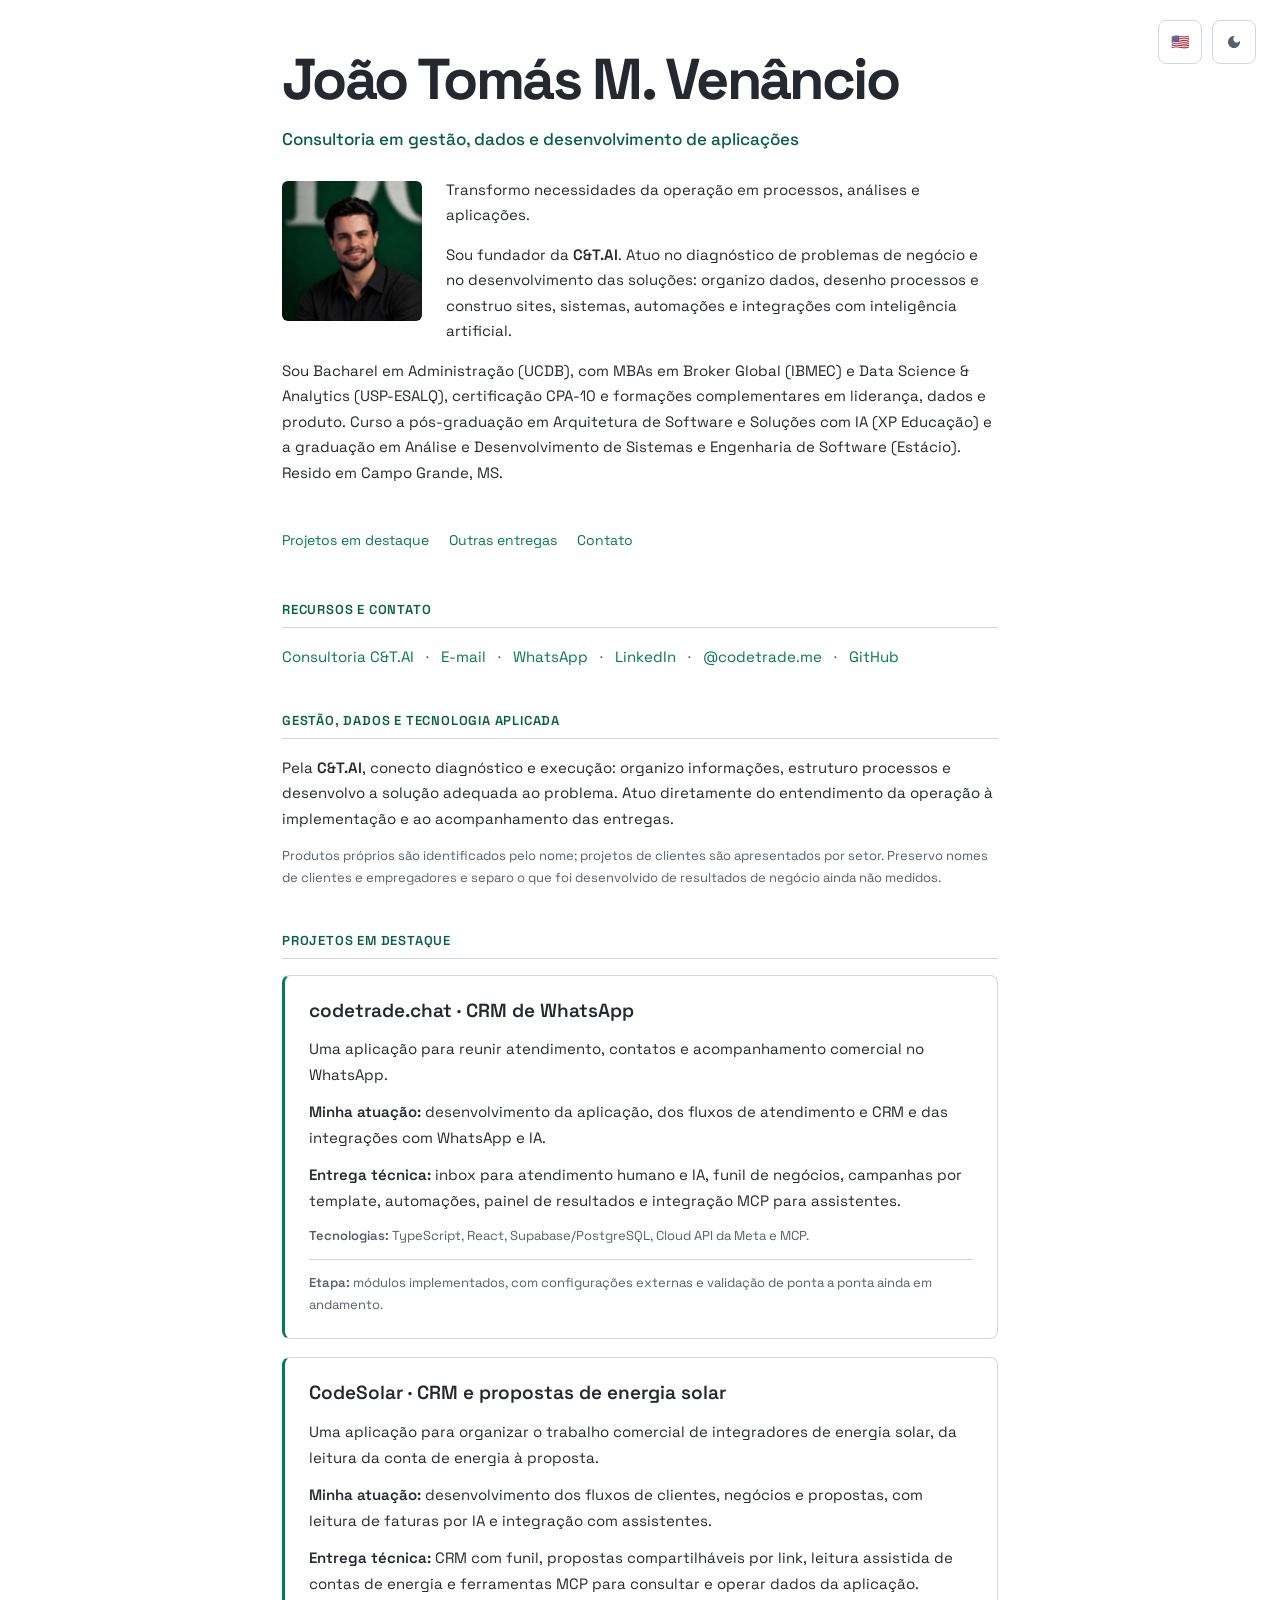
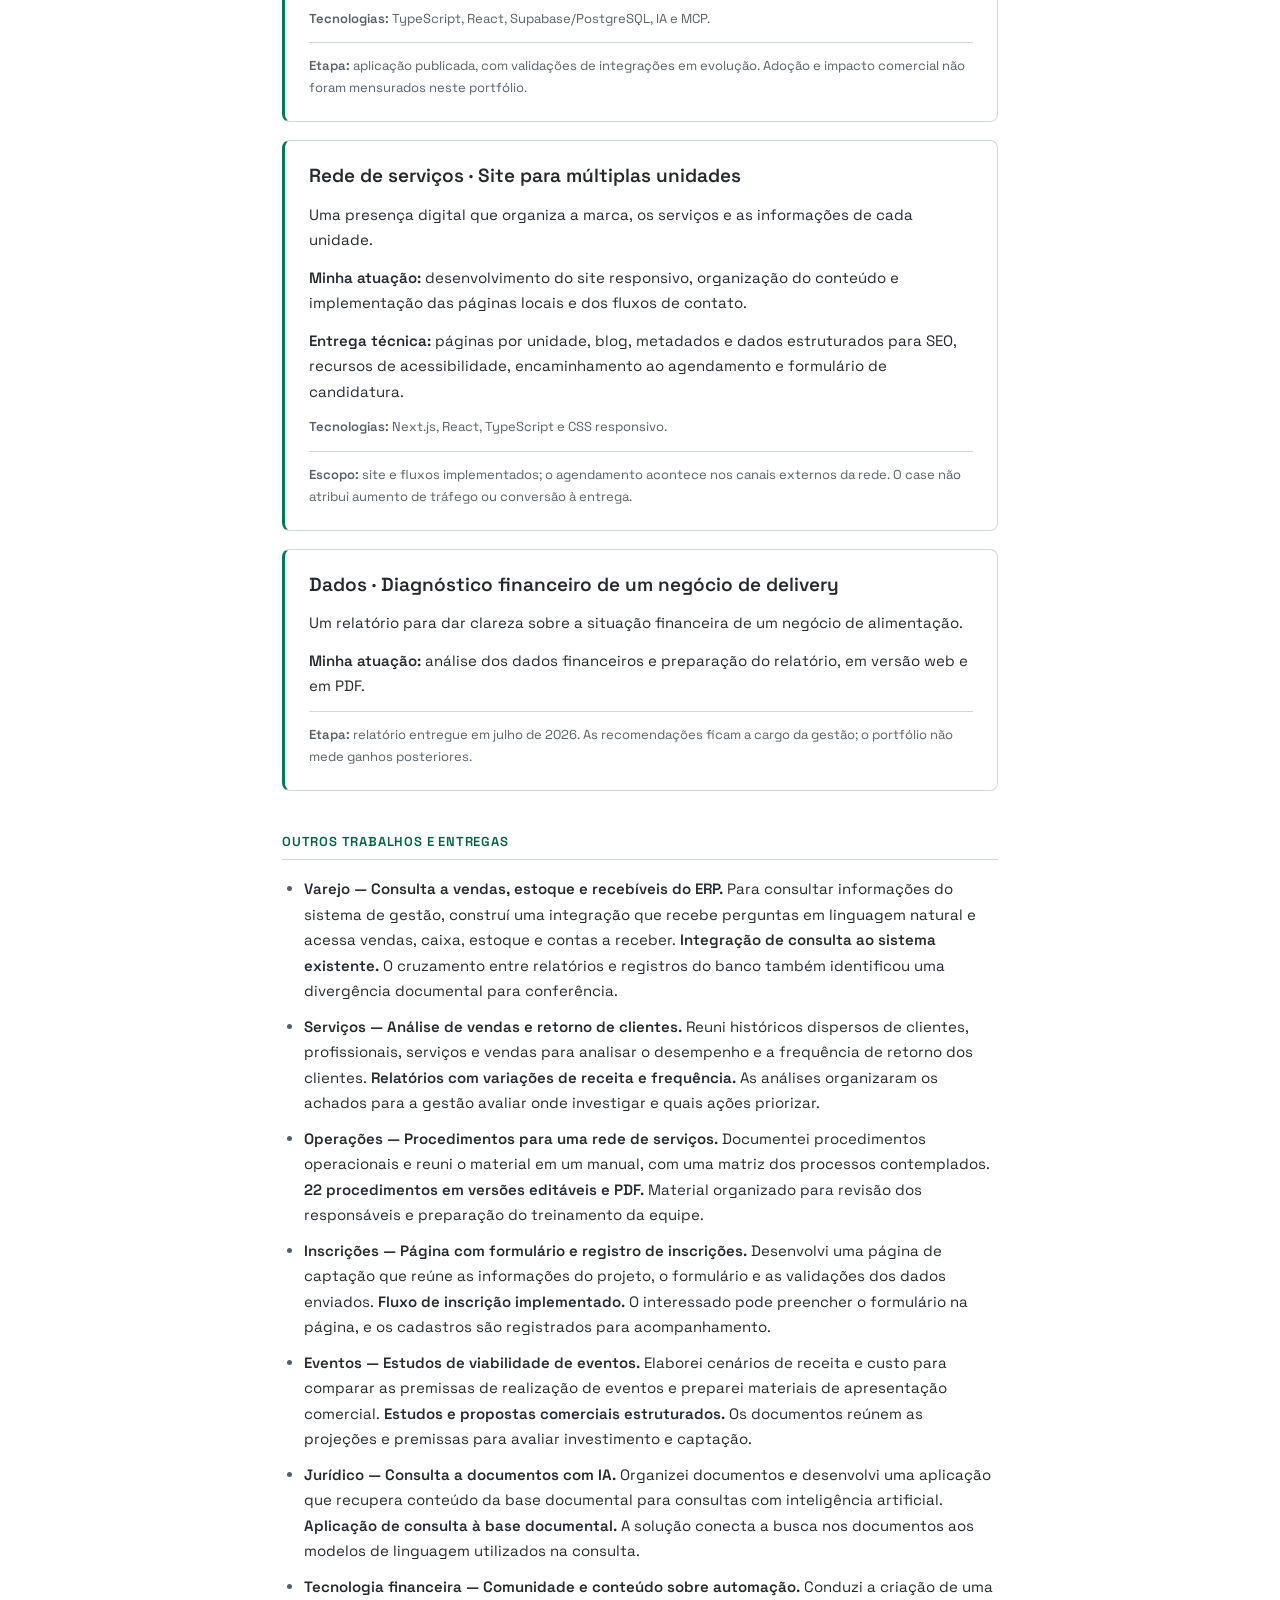
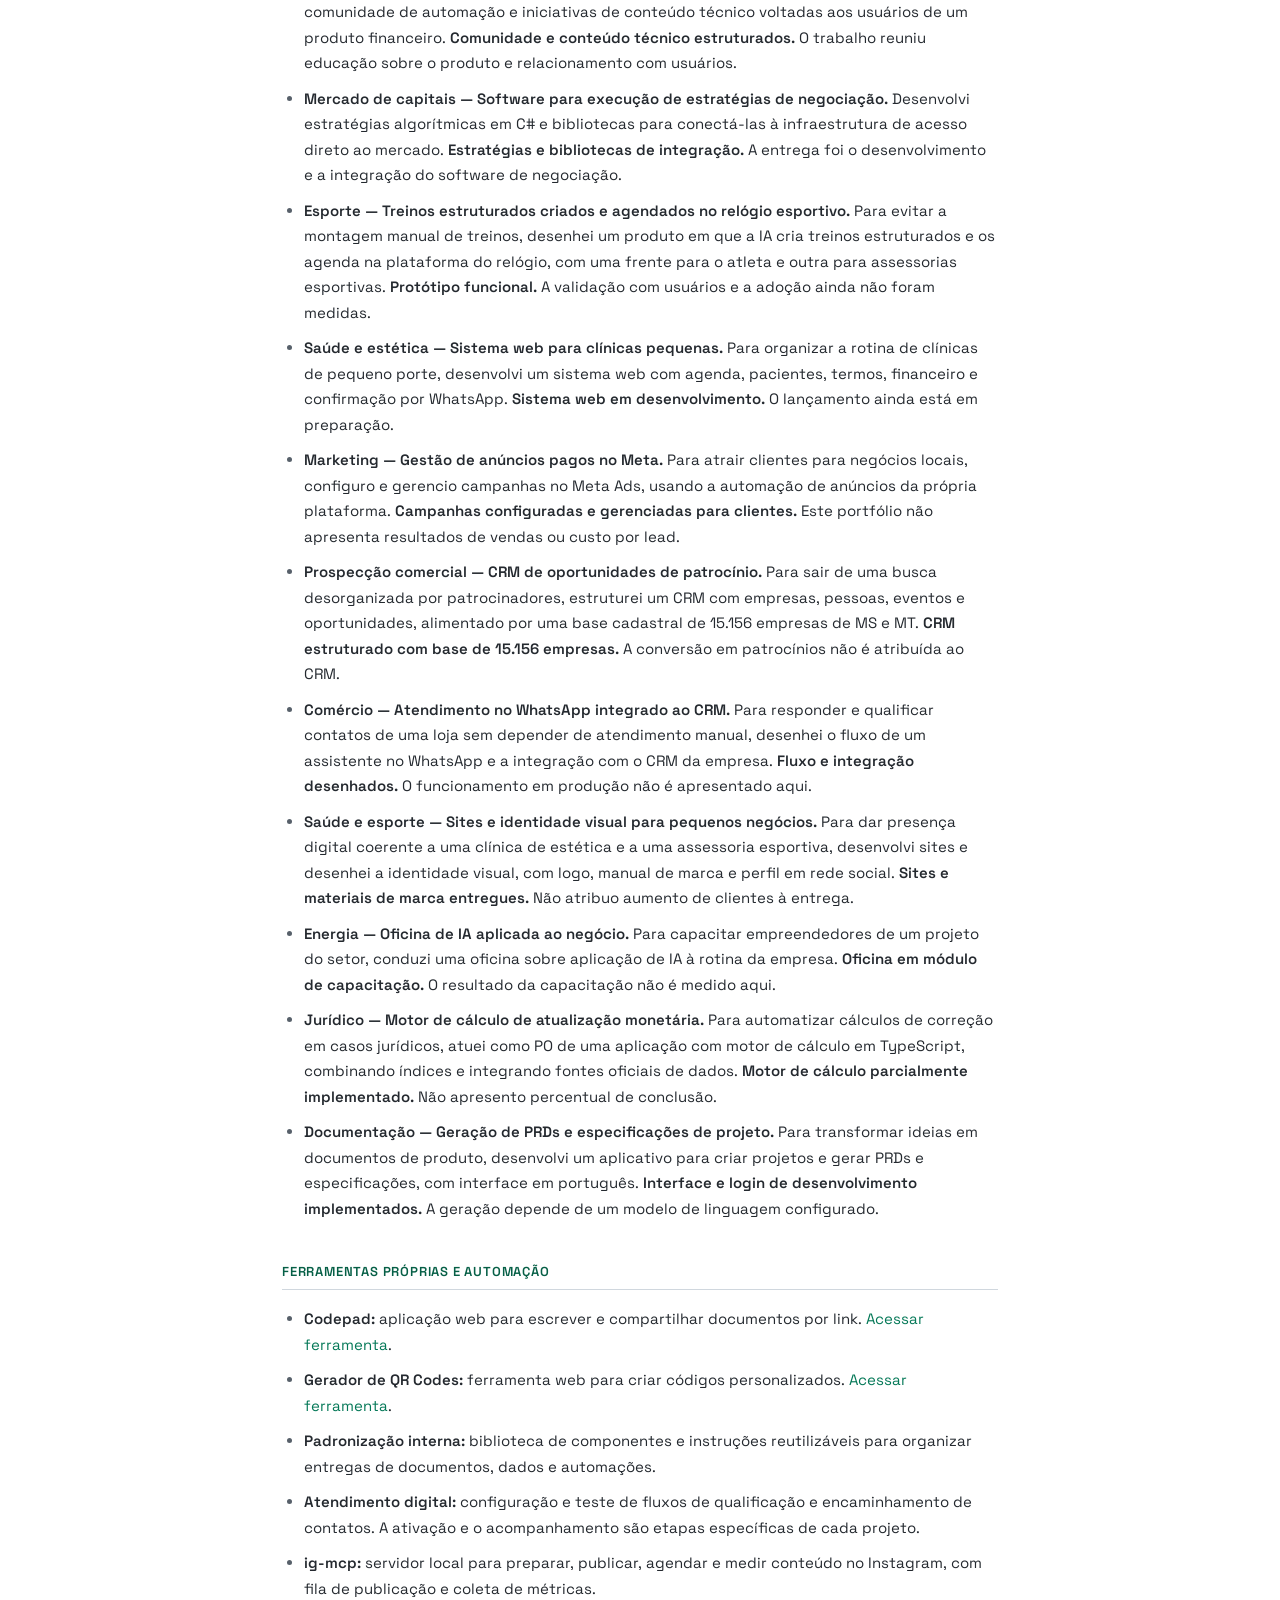
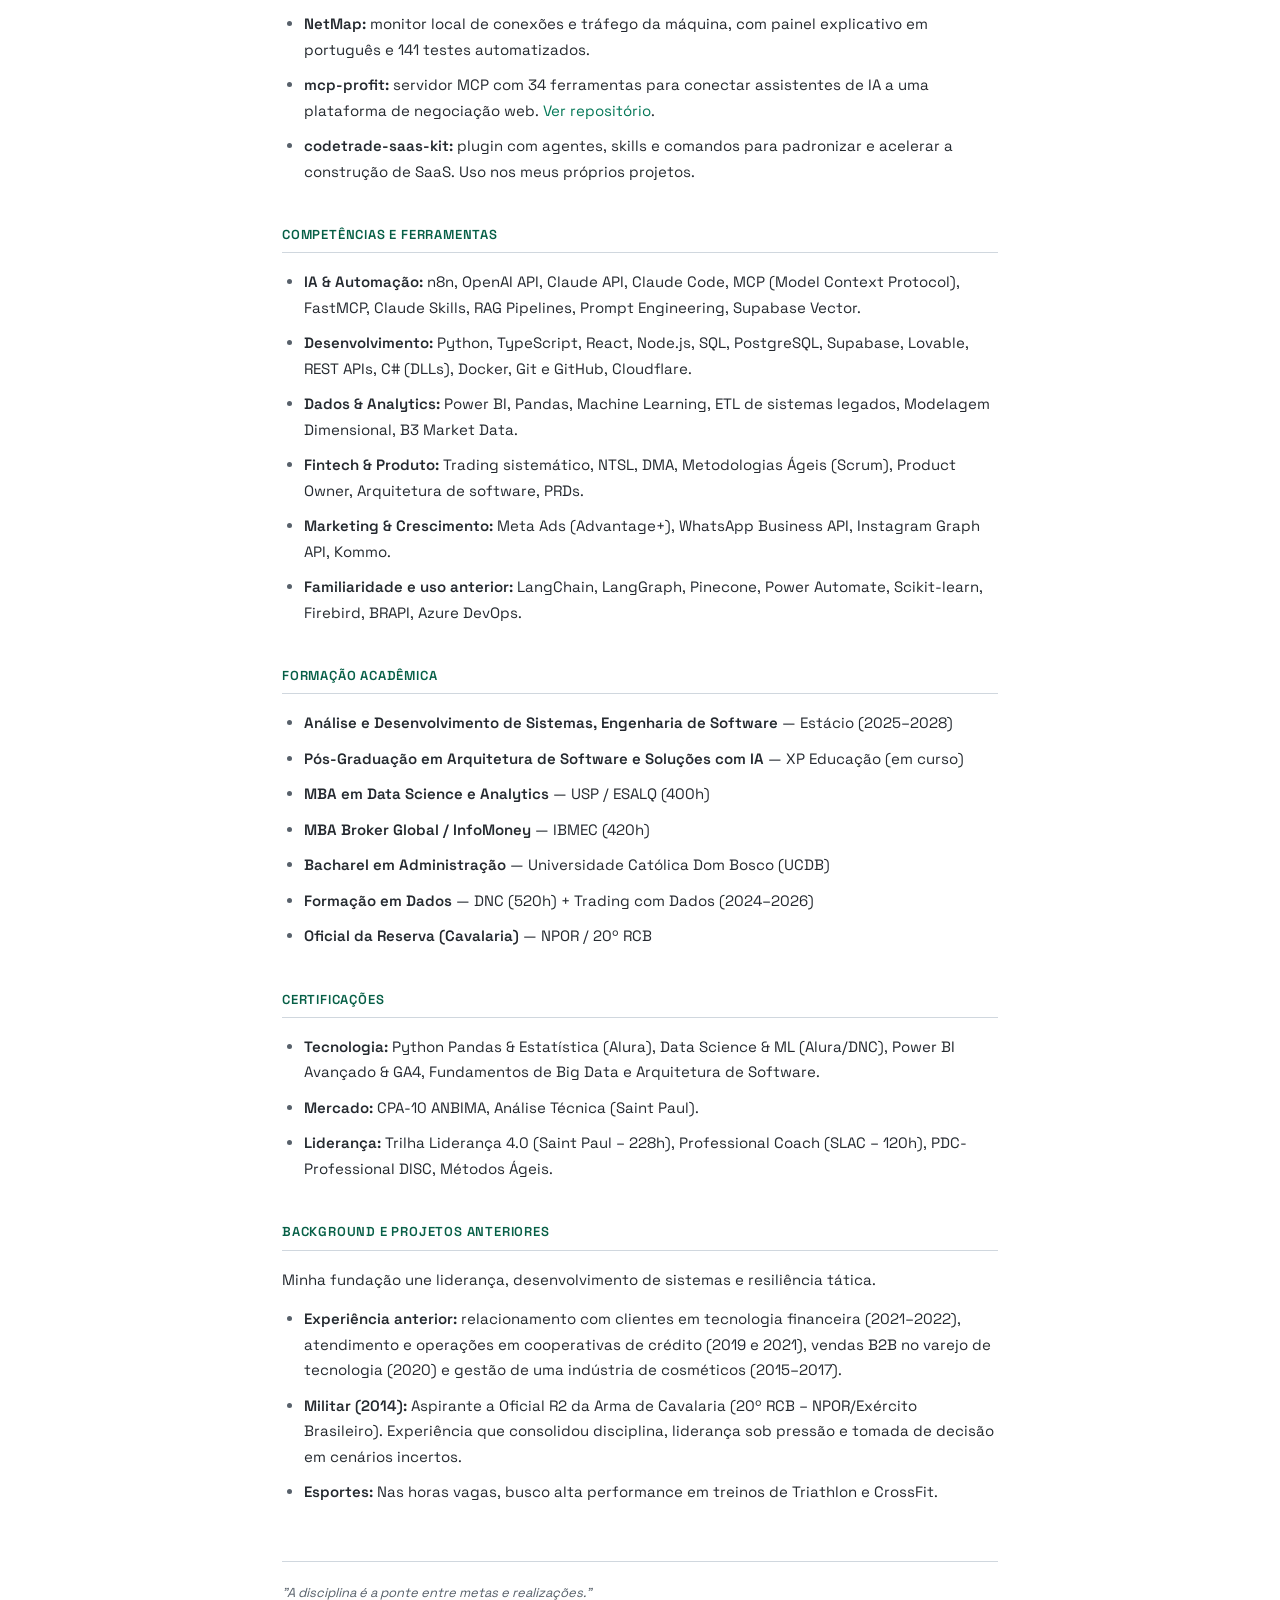
<file: index.html>
<!DOCTYPE html>
<html lang="pt-BR">

<head>
    <meta charset="UTF-8">
    <meta name="viewport" content="width=device-width, initial-scale=1.0">
    <title>João Tomás M. Venâncio | Portfólio</title><link rel="icon" type="image/svg+xml" href="assets/favicon-esmeralda.svg">
    <meta name="description"
        content="João Tomás: consultoria em gestão, dados e desenvolvimento de aplicações. Projetos de CRM, energia solar, sites, automação e IA.">
    <style>
        @import url('https://fonts.googleapis.com/css2?family=Inter:wght@400;500;600;700&display=swap');

        :root {
            --bg: #ffffff;
            --text: #24292f;
            --muted: #57606a;
            --link: #047857;
            --border: #d0d7de;
            --heading: #065f46;
            --hover-bg: #f6f8fa;
        }

        [data-theme="dark"] {
            --bg: #0d1117;
            --text: #c9d1d9;
            --muted: #8b949e;
            --link: #34d399;
            --border: #30363d;
            --heading: #6ee7b7;
            --hover-bg: #161b22;
        }

        * {
            box-sizing: border-box;
            margin: 0;
            padding: 0;
        }

        body {
            font-family: 'Inter', -apple-system, BlinkMacSystemFont, sans-serif;
            background: var(--bg);
            color: var(--text);
            line-height: 1.7;
            font-size: 15px;
            max-width: 780px;
            margin: 0 auto;
            padding: 48px 32px 80px;
            transition: background 0.3s, color 0.3s;
        }

        /* Controls */
        .controls {
            position: fixed;
            top: 20px;
            right: 24px;
            display: flex;
            gap: 10px;
            z-index: 100;
        }

        .ctrl-btn {
            background: var(--bg);
            border: 1px solid var(--border);
            border-radius: 8px;
            width: 36px;
            height: 36px;
            display: flex;
            align-items: center;
            justify-content: center;
            cursor: pointer;
            color: var(--muted);
            text-decoration: none;
            font-size: 15px;
            transition: all 0.2s;
        }

        .ctrl-btn:hover {
            color: var(--text);
            border-color: var(--muted);
            background: var(--hover-bg);
        }

        .ctrl-btn svg {
            width: 16px;
            height: 16px;
            fill: currentColor;
        }

        [data-theme="dark"] .icon-moon {
            display: none;
        }

        :root:not([data-theme="dark"]) .icon-sun {
            display: none;
        }

        /* Typography */
        h1 {
            font-size: 26px;
            font-weight: 700;
            letter-spacing: -0.5px;
            margin-bottom: 24px;
            color: var(--text);
        }

        h2 {
            font-size: 13px;
            font-weight: 600;
            color: var(--heading);
            text-transform: uppercase;
            letter-spacing: 0.8px;
            border-bottom: 1px solid var(--border);
            padding-bottom: 6px;
            margin: 40px 0 16px;
        }

        p {
            margin-bottom: 14px;
            color: var(--text);
        }

        a {
            color: var(--link);
            text-decoration: none;
        }

        a:hover {
            text-decoration: underline;
        }

        strong {
            font-weight: 600;
        }

        /* Intro with floated image */
        .intro::after {
            content: "";
            display: table;
            clear: both;
        }

        .profile-img {
            float: left;
            width: 140px;
            height: 140px;
            object-fit: cover;
            object-position: top;
            border-radius: 6px;
            margin: 4px 24px 12px 0;
            cursor: pointer;
            transition: opacity 0.3s;
        }

        .profile-img:hover {
            opacity: 0.85;
        }

        /* Lists */
        ul {
            padding-left: 22px;
            margin-bottom: 16px;
        }

        li {
            margin-bottom: 10px;
            color: var(--text);
        }

        li::marker {
            color: var(--muted);
        }

        /* Resources inline */
        .resources {
            list-style: none;
            padding-left: 0;
        }

        .resources li {
            display: inline;
            margin-right: 8px;
        }

        .resources li::after {
            content: " ·";
            color: var(--muted);
            margin-left: 8px;
        }

        .resources li:last-child::after {
            content: "";
        }

        /* Footer quote */
        .closing {
            margin-top: 56px;
            padding-top: 20px;
            border-top: 1px solid var(--border);
            font-size: 13px;
            color: var(--muted);
            font-style: italic;
        }

        /* Compact info line */
        .meta {
            font-size: 13px;
            color: var(--muted);
            margin-bottom: 14px;
        }

        /* Mobile */
        @media (max-width: 600px) {
            body {
                padding: 64px 20px 60px;
            }

            .profile-img {
                float: none;
                display: block;
                width: 120px;
                height: 120px;
                margin: 0 0 20px;
            }

            h1 {
                font-size: 22px;
            }

            .controls {
                top: 14px;
                right: 14px;
            }
        }
    </style>
    <script>
        const savedTheme = localStorage.getItem('theme');
        if (savedTheme === 'dark') {
            document.documentElement.setAttribute('data-theme', 'dark');
        }
    </script>
    <link rel="stylesheet" href="assets/motion.css?v=1">
    <link rel="stylesheet" href="assets/portfolio.css?v=1">
<style>@font-face{font-family:"Space Grotesk";src:url('assets/space-grotesk-latin.woff2') format('woff2');font-weight:300 700;font-display:swap;}body{font-family:"Space Grotesk",system-ui,sans-serif;}h1{letter-spacing:-.045em;line-height:1.1;font-size:clamp(2rem,5vw,3.6rem);}.profile-img{cursor:default;border-color:var(--link);object-fit:cover;}.resources a{border-color:var(--border);}:focus-visible{outline:2px solid var(--link);outline-offset:4px;}</style></head>

<body>

    <div class="controls">
        <a href="index-en.html" class="ctrl-btn" title="English version">🇺🇸</a>
        <button id="theme-toggle" class="ctrl-btn" aria-label="Alternar tema">
            <svg class="icon-sun" viewBox="0 0 24 24">
                <path
                    d="M12 7c-2.76 0-5 2.24-5 5s2.24 5 5 5 5-2.24 5-5-2.24-5-5-5zM2 13h2c.55 0 1-.45 1-1s-.45-1-1-1H2c-.55 0-1 .45-1 1s.45 1 1 1zm18 0h2c.55 0 1-.45 1-1s-.45-1-1-1h-2c-.55 0-1 .45-1 1s.45 1 1 1zM11 2v2c0 .55.45 1 1 1s1-.45 1-1V2c0-.55-.45-1-1-1s-1 .45-1 1zm0 18v2c0 .55.45 1 1 1s1-.45 1-1v-2c0-.55-.45-1-1-1s-1 .45-1 1zM5.99 4.58c-.39-.39-1.03-.39-1.41 0-.39.39-.39 1.03 0 1.41l1.06 1.06c.39.39 1.03.39 1.41 0 .39-.39.39-1.03 0-1.41L5.99 4.58zm12.37 12.37c-.39-.39-1.03-.39-1.41 0-.39.39-.39 1.03 0 1.41l1.06 1.06c.39.39 1.03.39 1.41 0 .39-.39.39-1.03 0-1.41l-1.06-1.06zm1.06-10.96c.39-.39.39-1.03 0-1.41-.39-.39-1.03-.39-1.41 0l-1.06 1.06c-.39.39-.39 1.03 0 1.41.39.39 1.03.39 1.41 0l1.06-1.06zM7.05 18.36c.39-.39.39-1.03 0-1.41-.39-.39-1.03-.39-1.41 0l-1.06 1.06c-.39.39-.39 1.03 0 1.41.39.39 1.03.39 1.41 0l1.06-1.06z" />
            </svg>
            <svg class="icon-moon" viewBox="0 0 24 24">
                <path
                    d="M12 3c-4.97 0-9 4.03-9 9s4.03 9 9 9 9-4.03 9-9c0-.46-.04-.92-.1-1.36-.98 1.37-2.58 2.26-4.4 2.26-3.03 0-5.5-2.47-5.5-5.5 0-1.82.89-3.42 2.26-4.4-.44-.06-.9-.1-1.36-.1z" />
            </svg>
        </button>
    </div>

    <h1>João Tomás M. Venâncio</h1>
    <p class="positioning">Consultoria em gestão, dados e desenvolvimento de aplicações</p>

    <div class="intro">
        <img id="profile-photo" src="assets/jt-codetrade-esmeralda.webp" alt="João Tomás Venâncio" class="profile-img">

        <p>Transformo necessidades da operação em processos, análises e aplicações.</p>

        <p>Sou fundador da <strong>C&amp;T.AI</strong>. Atuo no diagnóstico de problemas de negócio e no desenvolvimento das soluções: organizo dados, desenho processos e construo sites, sistemas, automações e integrações com inteligência artificial.</p>

        <p>Sou Bacharel em Administração (UCDB), com MBAs em Broker Global (IBMEC) e Data Science & Analytics (USP-ESALQ), certificação CPA-10 e formações complementares em liderança, dados e produto. Curso a pós-graduação em Arquitetura de Software e Soluções com IA (XP Educação) e a graduação em Análise e Desenvolvimento de Sistemas e Engenharia de Software (Estácio). Resido em Campo Grande, MS.</p>
    </div>

    <nav class="section-links" aria-label="Seções do portfólio">
        <a href="#projetos">Projetos em destaque</a>
        <a href="#entregas">Outras entregas</a>
        <a href="#contato">Contato</a>
    </nav>

    <h2 id="contato">Recursos e Contato</h2>
    <ul class="resources">
        <li><a href="https://codetrade.me/">Consultoria C&amp;T.AI</a></li>
        <li><a href="mailto:joao@codetrade.me">E-mail</a></li>
        <li><a href="https://wa.me/5551994483251" target="_blank" rel="noopener">WhatsApp</a></li>
        <li><a href="https://www.linkedin.com/in/joao-tomas-martins-venancio/" target="_blank" rel="noopener">LinkedIn</a></li>
        <li><a href="https://www.instagram.com/codetrade.me/" target="_blank" rel="noopener">@codetrade.me</a></li>
        <li><a href="https://github.com/codetradeai" target="_blank" rel="noopener">GitHub</a></li>
    </ul>

    <h2>Gestão, Dados e Tecnologia Aplicada</h2>
    <p>Pela <strong>C&amp;T.AI</strong>, conecto diagnóstico e execução: organizo informações, estruturo processos e desenvolvo a solução adequada ao problema. Atuo diretamente do entendimento da operação à implementação e ao acompanhamento das entregas.</p>
    <p class="meta">Produtos próprios são identificados pelo nome; projetos de clientes são apresentados por setor. Preservo nomes de clientes e empregadores e separo o que foi desenvolvido de resultados de negócio ainda não medidos.</p>

    <section aria-labelledby="projetos">
        <h2 id="projetos">Projetos em destaque</h2>
        <article class="project-card" aria-labelledby="projeto-chat">
            <h3 id="projeto-chat">codetrade.chat · CRM de WhatsApp</h3>
            <p>Uma aplicação para reunir atendimento, contatos e acompanhamento comercial no WhatsApp.</p>
            <p><strong>Minha atuação:</strong> desenvolvimento da aplicação, dos fluxos de atendimento e CRM e das integrações com WhatsApp e IA.</p>
            <p><strong>Entrega técnica:</strong> inbox para atendimento humano e IA, funil de negócios, campanhas por template, automações, painel de resultados e integração MCP para assistentes.</p>
            <p class="project-stack"><strong>Tecnologias:</strong> TypeScript, React, Supabase/PostgreSQL, Cloud API da Meta e MCP.</p>
            <p class="project-status"><strong>Etapa:</strong> módulos implementados, com configurações externas e validação de ponta a ponta ainda em andamento.</p>
        </article>
        <article class="project-card" aria-labelledby="projeto-solar">
            <h3 id="projeto-solar">CodeSolar · CRM e propostas de energia solar</h3>
            <p>Uma aplicação para organizar o trabalho comercial de integradores de energia solar, da leitura da conta de energia à proposta.</p>
            <p><strong>Minha atuação:</strong> desenvolvimento dos fluxos de clientes, negócios e propostas, com leitura de faturas por IA e integração com assistentes.</p>
            <p><strong>Entrega técnica:</strong> CRM com funil, propostas compartilháveis por link, leitura assistida de contas de energia e ferramentas MCP para consultar e operar dados da aplicação.</p>
            <p class="project-stack"><strong>Tecnologias:</strong> TypeScript, React, Supabase/PostgreSQL, IA e MCP.</p>
            <p class="project-status"><strong>Etapa:</strong> aplicação publicada, com validações de integrações em evolução. Adoção e impacto comercial não foram mensurados neste portfólio.</p>
        </article>
        <article class="project-card" aria-labelledby="projeto-servicos">
            <h3 id="projeto-servicos">Rede de serviços · Site para múltiplas unidades</h3>
            <p>Uma presença digital que organiza a marca, os serviços e as informações de cada unidade.</p>
            <p><strong>Minha atuação:</strong> desenvolvimento do site responsivo, organização do conteúdo e implementação das páginas locais e dos fluxos de contato.</p>
            <p><strong>Entrega técnica:</strong> páginas por unidade, blog, metadados e dados estruturados para SEO, recursos de acessibilidade, encaminhamento ao agendamento e formulário de candidatura.</p>
            <p class="project-stack"><strong>Tecnologias:</strong> Next.js, React, TypeScript e CSS responsivo.</p>
            <p class="project-status"><strong>Escopo:</strong> site e fluxos implementados; o agendamento acontece nos canais externos da rede. O case não atribui aumento de tráfego ou conversão à entrega.</p>
        </article>
    <article class="project-card" aria-labelledby="projeto-dados">
        <h3 id="projeto-dados">Dados · Diagnóstico financeiro de um negócio de delivery</h3>
        <p>Um relatório para dar clareza sobre a situação financeira de um negócio de alimentação.</p>
        <p><strong>Minha atuação:</strong> análise dos dados financeiros e preparação do relatório, em versão web e em PDF.</p>
        <p class="project-status"><strong>Etapa:</strong> relatório entregue em julho de 2026. As recomendações ficam a cargo da gestão; o portfólio não mede ganhos posteriores.</p>
    </article>
    </section>

    <h2 id="entregas">Outros trabalhos e entregas</h2>
    <ul>
        <li><strong>Varejo — Consulta a vendas, estoque e recebíveis do ERP.</strong> Para consultar informações do sistema de gestão, construí uma integração que recebe perguntas em linguagem natural e acessa vendas, caixa, estoque e contas a receber. <strong>Integração de consulta ao sistema existente.</strong> O cruzamento entre relatórios e registros do banco também identificou uma divergência documental para conferência.</li>
        <li><strong>Serviços — Análise de vendas e retorno de clientes.</strong> Reuni históricos dispersos de clientes, profissionais, serviços e vendas para analisar o desempenho e a frequência de retorno dos clientes. <strong>Relatórios com variações de receita e frequência.</strong> As análises organizaram os achados para a gestão avaliar onde investigar e quais ações priorizar.</li>
        <li><strong>Operações — Procedimentos para uma rede de serviços.</strong> Documentei procedimentos operacionais e reuni o material em um manual, com uma matriz dos processos contemplados. <strong>22 procedimentos em versões editáveis e PDF.</strong> Material organizado para revisão dos responsáveis e preparação do treinamento da equipe.</li>
        <li><strong>Inscrições — Página com formulário e registro de inscrições.</strong> Desenvolvi uma página de captação que reúne as informações do projeto, o formulário e as validações dos dados enviados. <strong>Fluxo de inscrição implementado.</strong> O interessado pode preencher o formulário na página, e os cadastros são registrados para acompanhamento.</li>
        <li><strong>Eventos — Estudos de viabilidade de eventos.</strong> Elaborei cenários de receita e custo para comparar as premissas de realização de eventos e preparei materiais de apresentação comercial. <strong>Estudos e propostas comerciais estruturados.</strong> Os documentos reúnem as projeções e premissas para avaliar investimento e captação.</li>
        <li><strong>Jurídico — Consulta a documentos com IA.</strong> Organizei documentos e desenvolvi uma aplicação que recupera conteúdo da base documental para consultas com inteligência artificial. <strong>Aplicação de consulta à base documental.</strong> A solução conecta a busca nos documentos aos modelos de linguagem utilizados na consulta.</li>
        <li><strong>Tecnologia financeira — Comunidade e conteúdo sobre automação.</strong> Conduzi a criação de uma comunidade de automação e iniciativas de conteúdo técnico voltadas aos usuários de um produto financeiro. <strong>Comunidade e conteúdo técnico estruturados.</strong> O trabalho reuniu educação sobre o produto e relacionamento com usuários.</li>
        <li><strong>Mercado de capitais — Software para execução de estratégias de negociação.</strong> Desenvolvi estratégias algorítmicas em C# e bibliotecas para conectá-las à infraestrutura de acesso direto ao mercado. <strong>Estratégias e bibliotecas de integração.</strong> A entrega foi o desenvolvimento e a integração do software de negociação.</li>
        <li><strong>Esporte — Treinos estruturados criados e agendados no relógio esportivo.</strong> Para evitar a montagem manual de treinos, desenhei um produto em que a IA cria treinos estruturados e os agenda na plataforma do relógio, com uma frente para o atleta e outra para assessorias esportivas. <strong>Protótipo funcional.</strong> A validação com usuários e a adoção ainda não foram medidas.</li>
        <li><strong>Saúde e estética — Sistema web para clínicas pequenas.</strong> Para organizar a rotina de clínicas de pequeno porte, desenvolvi um sistema web com agenda, pacientes, termos, financeiro e confirmação por WhatsApp. <strong>Sistema web em desenvolvimento.</strong> O lançamento ainda está em preparação.</li>
        <li><strong>Marketing — Gestão de anúncios pagos no Meta.</strong> Para atrair clientes para negócios locais, configuro e gerencio campanhas no Meta Ads, usando a automação de anúncios da própria plataforma. <strong>Campanhas configuradas e gerenciadas para clientes.</strong> Este portfólio não apresenta resultados de vendas ou custo por lead.</li>
        <li><strong>Prospecção comercial — CRM de oportunidades de patrocínio.</strong> Para sair de uma busca desorganizada por patrocinadores, estruturei um CRM com empresas, pessoas, eventos e oportunidades, alimentado por uma base cadastral de 15.156 empresas de MS e MT. <strong>CRM estruturado com base de 15.156 empresas.</strong> A conversão em patrocínios não é atribuída ao CRM.</li>
        <li><strong>Comércio — Atendimento no WhatsApp integrado ao CRM.</strong> Para responder e qualificar contatos de uma loja sem depender de atendimento manual, desenhei o fluxo de um assistente no WhatsApp e a integração com o CRM da empresa. <strong>Fluxo e integração desenhados.</strong> O funcionamento em produção não é apresentado aqui.</li>
        <li><strong>Saúde e esporte — Sites e identidade visual para pequenos negócios.</strong> Para dar presença digital coerente a uma clínica de estética e a uma assessoria esportiva, desenvolvi sites e desenhei a identidade visual, com logo, manual de marca e perfil em rede social. <strong>Sites e materiais de marca entregues.</strong> Não atribuo aumento de clientes à entrega.</li>
        <li><strong>Energia — Oficina de IA aplicada ao negócio.</strong> Para capacitar empreendedores de um projeto do setor, conduzi uma oficina sobre aplicação de IA à rotina da empresa. <strong>Oficina em módulo de capacitação.</strong> O resultado da capacitação não é medido aqui.</li>
        <li><strong>Jurídico — Motor de cálculo de atualização monetária.</strong> Para automatizar cálculos de correção em casos jurídicos, atuei como PO de uma aplicação com motor de cálculo em TypeScript, combinando índices e integrando fontes oficiais de dados. <strong>Motor de cálculo parcialmente implementado.</strong> Não apresento percentual de conclusão.</li>
        <li><strong>Documentação — Geração de PRDs e especificações de projeto.</strong> Para transformar ideias em documentos de produto, desenvolvi um aplicativo para criar projetos e gerar PRDs e especificações, com interface em português. <strong>Interface e login de desenvolvimento implementados.</strong> A geração depende de um modelo de linguagem configurado.</li>
    </ul>
    <h2>Ferramentas próprias e automação</h2>
    <ul>
        <li><strong>Codepad:</strong> aplicação web para escrever e compartilhar documentos por link. <a href="https://code-pad.codetrade.me/" target="_blank" rel="noopener">Acessar ferramenta</a>.</li>
        <li><strong>Gerador de QR Codes:</strong> ferramenta web para criar códigos personalizados. <a href="https://qr-code.codetrade.me/" target="_blank" rel="noopener">Acessar ferramenta</a>.</li>
        <li><strong>Padronização interna:</strong> biblioteca de componentes e instruções reutilizáveis para organizar entregas de documentos, dados e automações.</li>
        <li><strong>Atendimento digital:</strong> configuração e teste de fluxos de qualificação e encaminhamento de contatos. A ativação e o acompanhamento são etapas específicas de cada projeto.</li>
    
        <li><strong>ig-mcp:</strong> servidor local para preparar, publicar, agendar e medir conteúdo no Instagram, com fila de publicação e coleta de métricas.</li>
        <li><strong>NetMap:</strong> monitor local de conexões e tráfego da máquina, com painel explicativo em português e 141 testes automatizados.</li>
        <li><strong>mcp-profit:</strong> servidor MCP com 34 ferramentas para conectar assistentes de IA a uma plataforma de negociação web. <a href="https://github.com/codetradeai/mcp-profit" target="_blank" rel="noopener">Ver repositório</a>.</li>
        <li><strong>codetrade-saas-kit:</strong> plugin com agentes, skills e comandos para padronizar e acelerar a construção de SaaS. Uso nos meus próprios projetos.</li>
    </ul>

    <h2>Competências e Ferramentas</h2>
    <ul>
        <li><strong>IA & Automação:</strong> n8n, OpenAI API, Claude API, Claude Code, MCP (Model Context Protocol), FastMCP, Claude Skills, RAG Pipelines, Prompt Engineering, Supabase Vector.</li>
        <li><strong>Desenvolvimento:</strong> Python, TypeScript, React, Node.js, SQL, PostgreSQL, Supabase, Lovable, REST APIs, C# (DLLs), Docker, Git e GitHub, Cloudflare.</li>
        <li><strong>Dados & Analytics:</strong> Power BI, Pandas, Machine Learning, ETL de sistemas legados, Modelagem Dimensional, B3 Market Data.</li>
        <li><strong>Fintech & Produto:</strong> Trading sistemático, NTSL, DMA, Metodologias Ágeis (Scrum), Product Owner, Arquitetura de software, PRDs.</li>
        <li><strong>Marketing & Crescimento:</strong> Meta Ads (Advantage+), WhatsApp Business API, Instagram Graph API, Kommo.</li>
        <li><strong>Familiaridade e uso anterior:</strong> LangChain, LangGraph, Pinecone, Power Automate, Scikit-learn, Firebird, BRAPI, Azure DevOps.</li>
    </ul>

    <h2>Formação Acadêmica</h2>
    <ul>
        <li><strong>Análise e Desenvolvimento de Sistemas, Engenharia de Software</strong> — Estácio (2025–2028)</li>
        <li><strong>Pós-Graduação em Arquitetura de Software e Soluções com IA</strong> — XP Educação (em curso)</li>
        <li><strong>MBA em Data Science e Analytics</strong> — USP / ESALQ (400h)</li>
        <li><strong>MBA Broker Global / InfoMoney</strong> — IBMEC (420h)</li>
        <li><strong>Bacharel em Administração</strong> — Universidade Católica Dom Bosco (UCDB)</li>
        <li><strong>Formação em Dados</strong> — DNC (520h) + Trading com Dados (2024–2026)</li>
        <li><strong>Oficial da Reserva (Cavalaria)</strong> — NPOR / 20º RCB</li>
    </ul>

    <h2>Certificações</h2>
    <ul>
        <li><strong>Tecnologia:</strong> Python Pandas & Estatística (Alura), Data Science & ML (Alura/DNC), Power BI
            Avançado & GA4, Fundamentos de Big Data e Arquitetura de Software.</li>
        <li><strong>Mercado:</strong> CPA-10 ANBIMA, Análise Técnica (Saint Paul).</li>
        <li><strong>Liderança:</strong> Trilha Liderança 4.0 (Saint Paul – 228h), Professional Coach (SLAC – 120h),
            PDC-Professional DISC, Métodos Ágeis.</li>
    </ul>

    <h2>Background e Projetos Anteriores</h2>
    <p>Minha fundação une liderança, desenvolvimento de sistemas e resiliência tática.</p>
    <ul>
        <li><strong>Experiência anterior:</strong> relacionamento com clientes em tecnologia financeira (2021–2022), atendimento e operações em cooperativas de crédito (2019 e 2021), vendas B2B no varejo de tecnologia (2020) e gestão de uma indústria de cosméticos (2015–2017).</li>
        <li><strong>Militar (2014):</strong> Aspirante a Oficial R2 da Arma de Cavalaria (20º RCB – NPOR/Exército
            Brasileiro). Experiência que consolidou disciplina, liderança sob pressão e tomada de decisão em cenários
            incertos.</li>
        <li><strong>Esportes:</strong> Nas horas vagas, busco alta performance em treinos de Triathlon e CrossFit.</li>
    </ul>

    <p class="closing">"A disciplina é a ponte entre metas e realizações."</p>

    <script>
        const themeToggleBtn = document.getElementById('theme-toggle');
        const profilePhoto = document.getElementById('profile-photo');

        themeToggleBtn.addEventListener('click', () => {
            let theme = document.documentElement.getAttribute('data-theme');
            let switchToTheme = theme === 'dark' ? 'light' : 'dark';

            if (switchToTheme === 'dark') {
                document.documentElement.setAttribute('data-theme', 'dark');
            } else {
                document.documentElement.removeAttribute('data-theme');
            }
            localStorage.setItem('theme', switchToTheme);
        });

    </script>
</body>

</html>
</file>
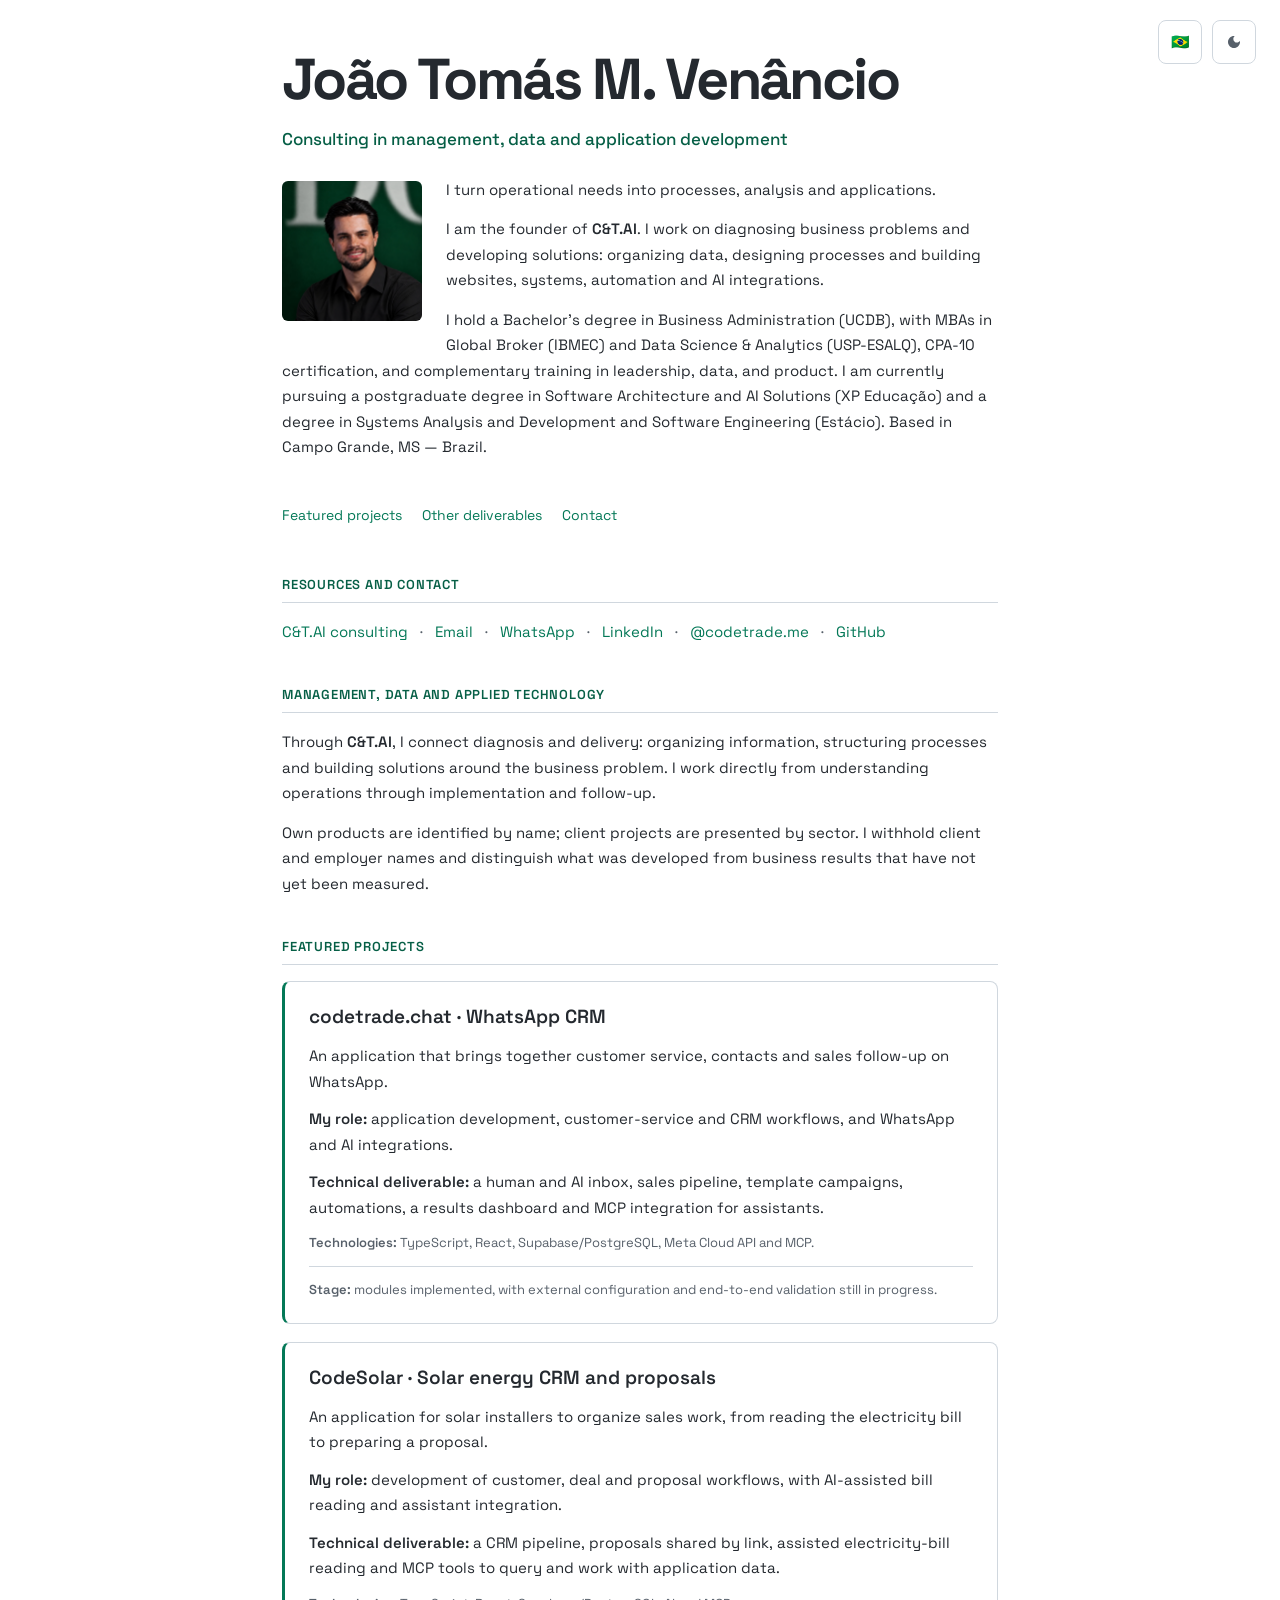
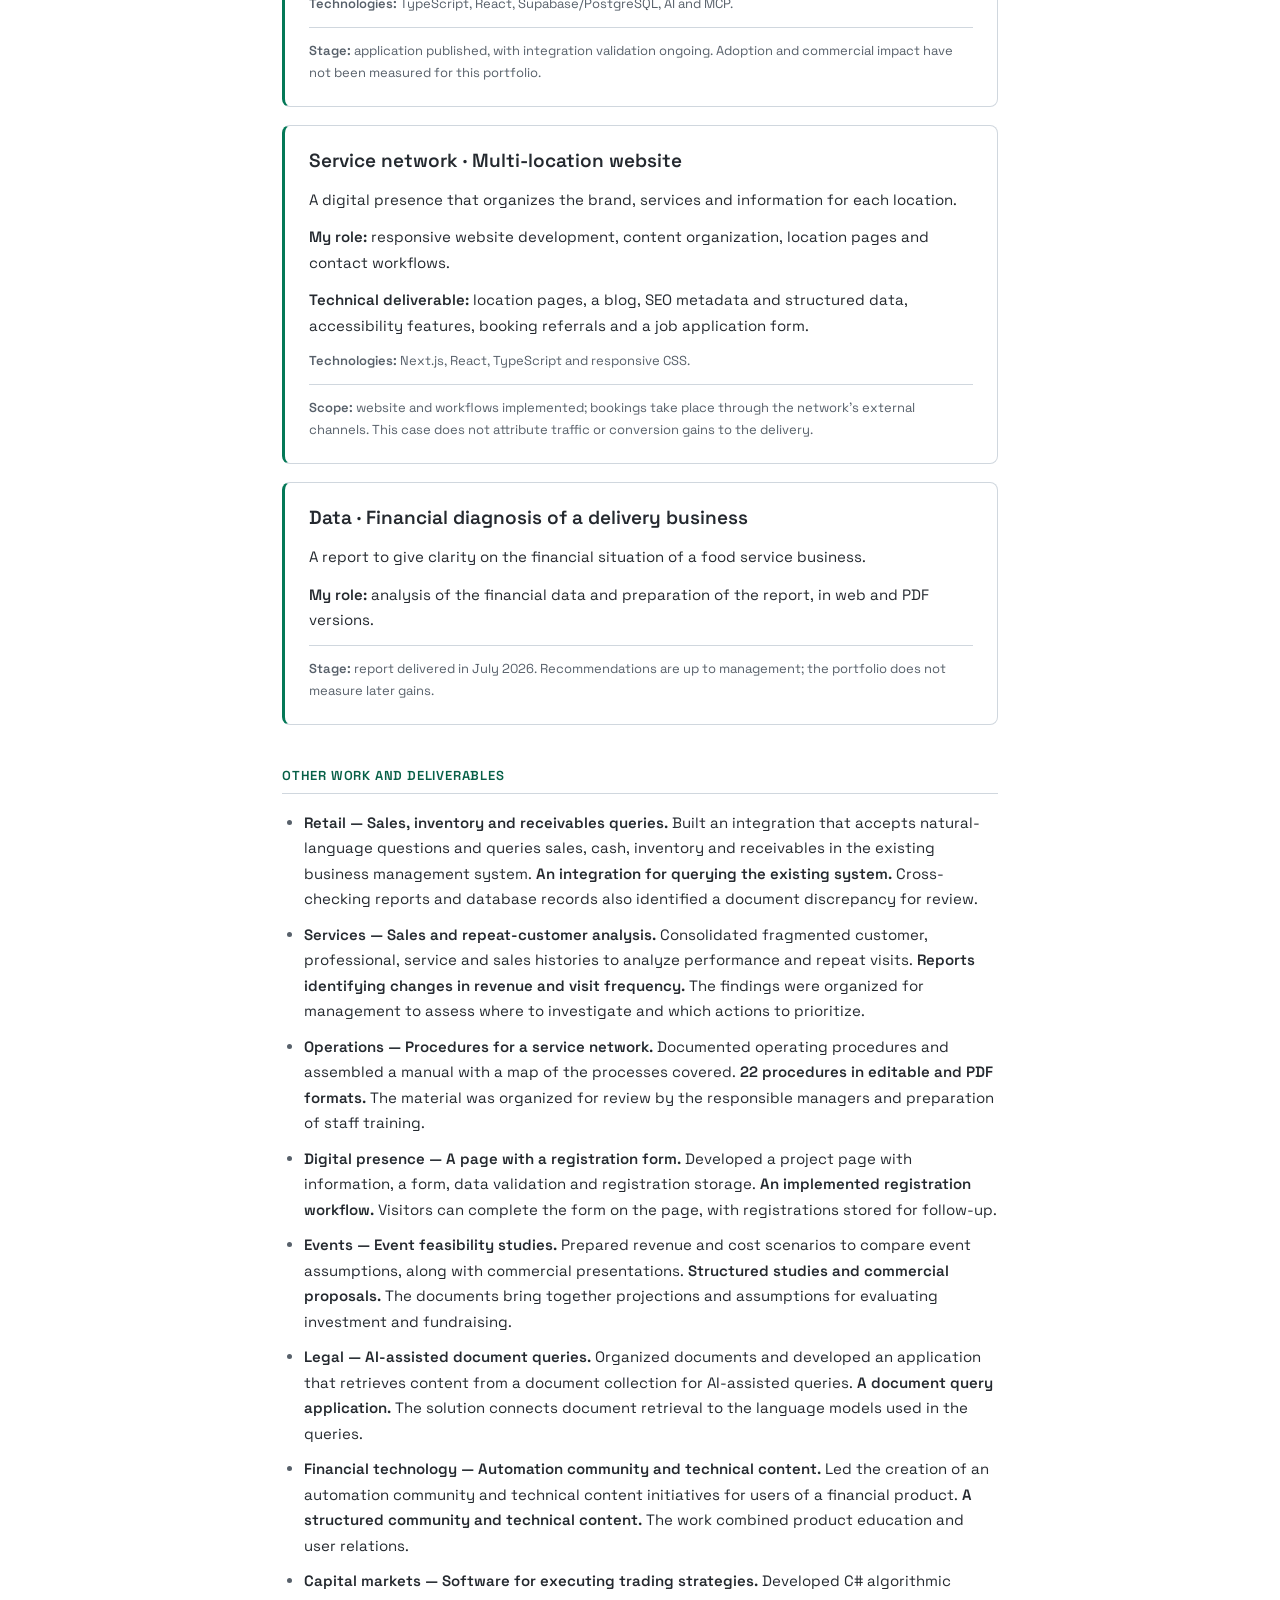
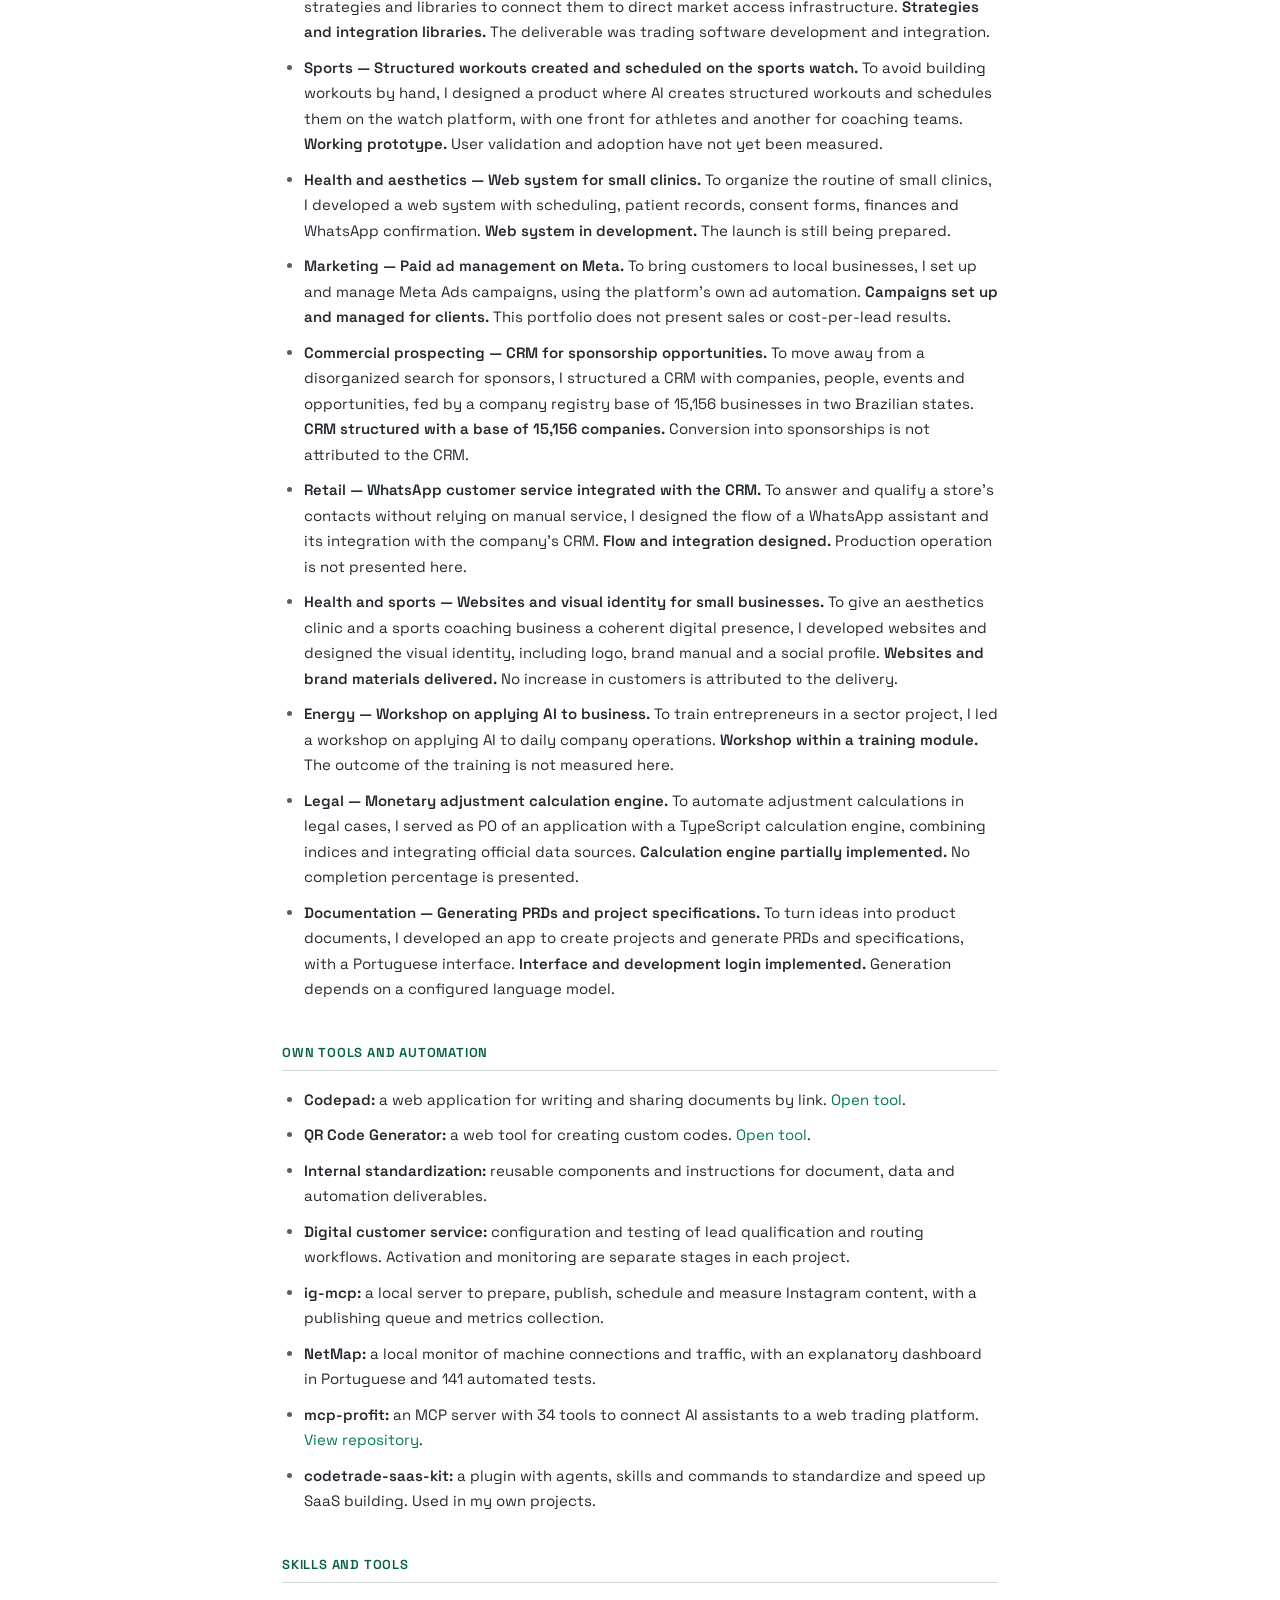
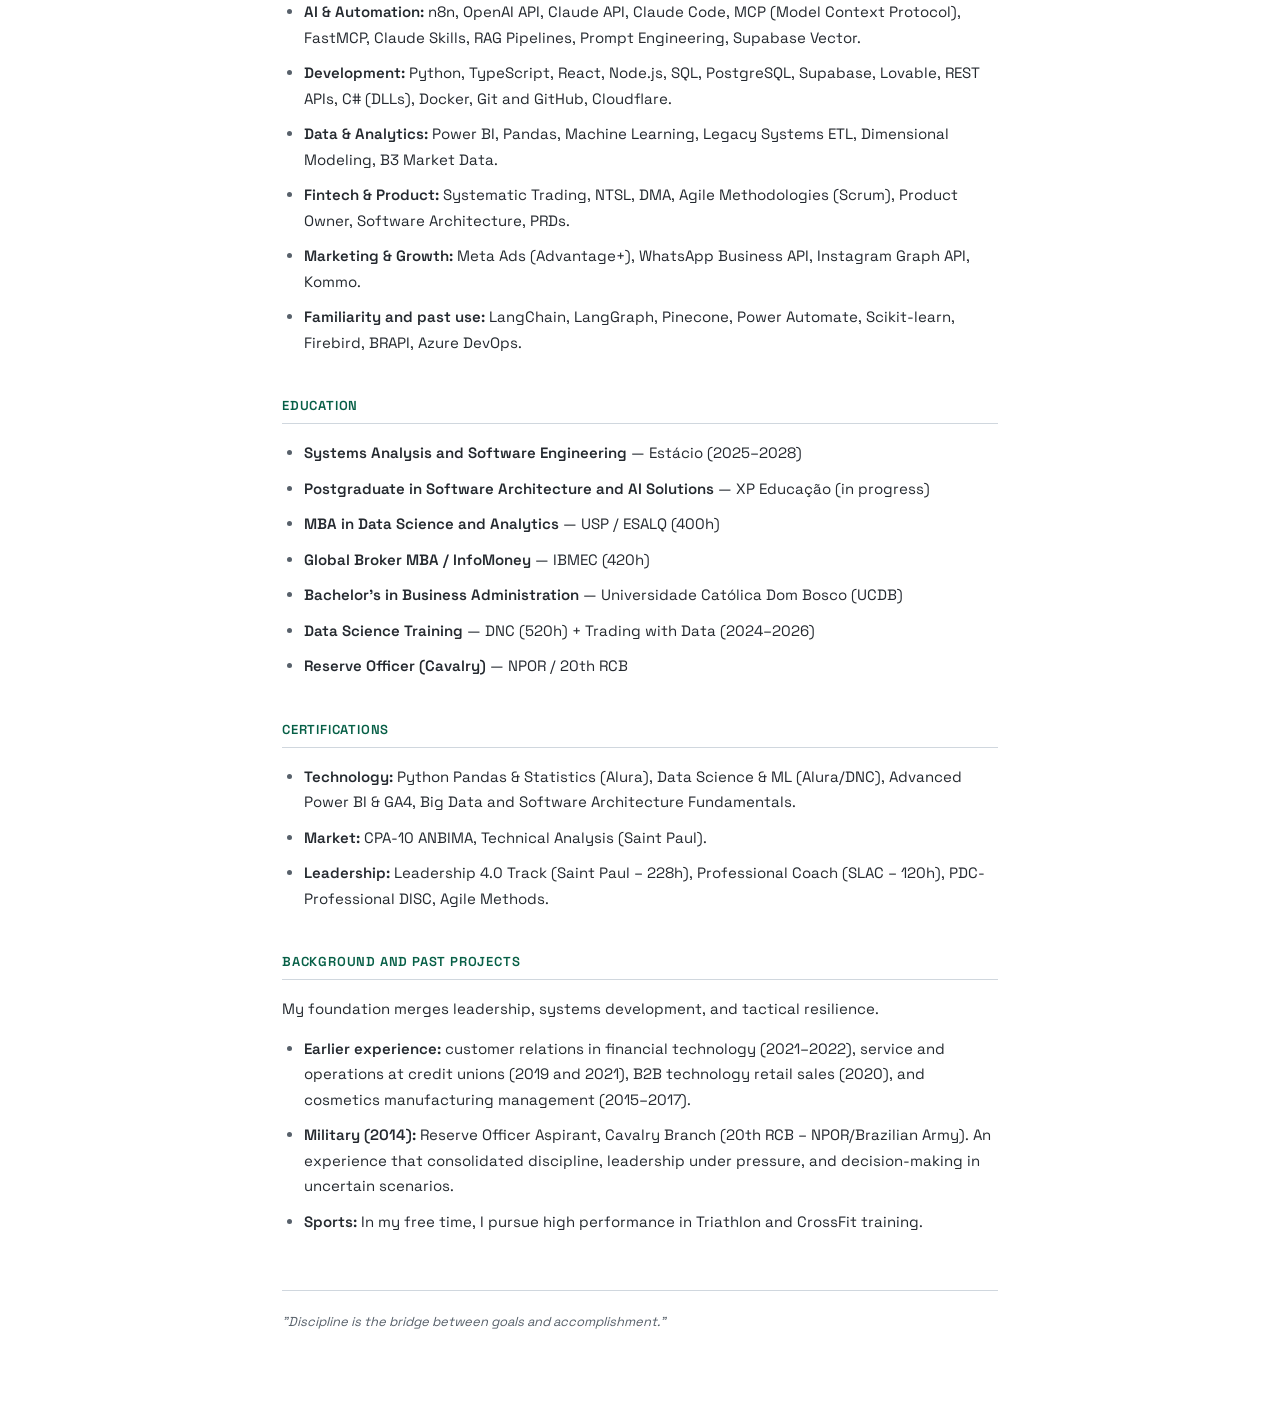
<file: index-en.html>
<!DOCTYPE html>
<html lang="en-US">
<head>
    <meta charset="UTF-8">
    <meta name="viewport" content="width=device-width, initial-scale=1.0">
    <title>João Tomás M. Venâncio | Portfolio</title><link rel="icon" type="image/svg+xml" href="assets/favicon-esmeralda.svg">
    <meta name="description" content="João Tomás: consulting in management, data and application development. CRM, solar energy, websites, automation and AI projects.">
    <style>
        @import url('https://fonts.googleapis.com/css2?family=Inter:wght@400;500;600;700&display=swap');

        :root {
            --bg: #ffffff;
            --text: #24292f;
            --muted: #57606a;
            --link: #047857;
            --border: #d0d7de;
            --heading: #065f46;
            --hover-bg: #f6f8fa;
        }

        [data-theme="dark"] {
            --bg: #0d1117;
            --text: #c9d1d9;
            --muted: #8b949e;
            --link: #34d399;
            --border: #30363d;
            --heading: #6ee7b7;
            --hover-bg: #161b22;
        }

        * { box-sizing: border-box; margin: 0; padding: 0; }

        body {
            font-family: 'Inter', -apple-system, BlinkMacSystemFont, sans-serif;
            background: var(--bg);
            color: var(--text);
            line-height: 1.7;
            font-size: 15px;
            max-width: 780px;
            margin: 0 auto;
            padding: 48px 32px 80px;
            transition: background 0.3s, color 0.3s;
        }

        /* Controls */
        .controls {
            position: fixed;
            top: 20px;
            right: 24px;
            display: flex;
            gap: 10px;
            z-index: 100;
        }

        .ctrl-btn {
            background: var(--bg);
            border: 1px solid var(--border);
            border-radius: 8px;
            width: 36px;
            height: 36px;
            display: flex;
            align-items: center;
            justify-content: center;
            cursor: pointer;
            color: var(--muted);
            text-decoration: none;
            font-size: 15px;
            transition: all 0.2s;
        }

        .ctrl-btn:hover {
            color: var(--text);
            border-color: var(--muted);
            background: var(--hover-bg);
        }

        .ctrl-btn svg { width: 16px; height: 16px; fill: currentColor; }

        [data-theme="dark"] .icon-moon { display: none; }
        :root:not([data-theme="dark"]) .icon-sun { display: none; }

        /* Typography */
        h1 {
            font-size: 26px;
            font-weight: 700;
            letter-spacing: -0.5px;
            margin-bottom: 24px;
            color: var(--text);
        }

        h2 {
            font-size: 13px;
            font-weight: 600;
            color: var(--heading);
            text-transform: uppercase;
            letter-spacing: 0.8px;
            border-bottom: 1px solid var(--border);
            padding-bottom: 6px;
            margin: 40px 0 16px;
        }

        p {
            margin-bottom: 14px;
            color: var(--text);
        }

        a {
            color: var(--link);
            text-decoration: none;
        }

        a:hover { text-decoration: underline; }

        strong { font-weight: 600; }

        /* Intro with floated image */
        .intro::after {
            content: "";
            display: table;
            clear: both;
        }

        .profile-img {
            float: left;
            width: 140px;
            height: 140px;
            object-fit: cover;
            object-position: top;
            border-radius: 6px;
            margin: 4px 24px 12px 0;
            cursor: pointer;
            transition: opacity 0.3s;
        }

        .profile-img:hover { opacity: 0.85; }

        /* Lists */
        ul {
            padding-left: 22px;
            margin-bottom: 16px;
        }

        li {
            margin-bottom: 10px;
            color: var(--text);
        }

        li::marker {
            color: var(--muted);
        }

        /* Resources inline */
        .resources {
            list-style: none;
            padding-left: 0;
        }

        .resources li {
            display: inline;
            margin-right: 8px;
        }

        .resources li::after {
            content: " ·";
            color: var(--muted);
            margin-left: 8px;
        }

        .resources li:last-child::after { content: ""; }

        /* Footer quote */
        .closing {
            margin-top: 56px;
            padding-top: 20px;
            border-top: 1px solid var(--border);
            font-size: 13px;
            color: var(--muted);
            font-style: italic;
        }

        /* Mobile */
        @media (max-width: 600px) {
            body { padding: 64px 20px 60px; }

            .profile-img {
                float: none;
                display: block;
                width: 120px;
                height: 120px;
                margin: 0 0 20px;
            }

            h1 { font-size: 22px; }

            .controls { top: 14px; right: 14px; }
        }
    </style>
    <script>
        const savedTheme = localStorage.getItem('theme');
        if (savedTheme === 'dark') {
            document.documentElement.setAttribute('data-theme', 'dark');
        }
    </script>
    <link rel="stylesheet" href="assets/motion.css?v=1">
    <link rel="stylesheet" href="assets/portfolio.css?v=1">
<style>@font-face{font-family:"Space Grotesk";src:url('assets/space-grotesk-latin.woff2') format('woff2');font-weight:300 700;font-display:swap;}body{font-family:"Space Grotesk",system-ui,sans-serif;}h1{letter-spacing:-.045em;line-height:1.1;font-size:clamp(2rem,5vw,3.6rem);}.profile-img{cursor:default;border-color:var(--link);object-fit:cover;}.resources a{border-color:var(--border);}:focus-visible{outline:2px solid var(--link);outline-offset:4px;}</style></head>
<body>

    <div class="controls">
        <a href="index.html" class="ctrl-btn" title="Versão em Português">🇧🇷</a>
        <button id="theme-toggle" class="ctrl-btn" aria-label="Toggle theme">
            <svg class="icon-sun" viewBox="0 0 24 24"><path d="M12 7c-2.76 0-5 2.24-5 5s2.24 5 5 5 5-2.24 5-5-2.24-5-5-5zM2 13h2c.55 0 1-.45 1-1s-.45-1-1-1H2c-.55 0-1 .45-1 1s.45 1 1 1zm18 0h2c.55 0 1-.45 1-1s-.45-1-1-1h-2c-.55 0-1 .45-1 1s.45 1 1 1zM11 2v2c0 .55.45 1 1 1s1-.45 1-1V2c0-.55-.45-1-1-1s-1 .45-1 1zm0 18v2c0 .55.45 1 1 1s1-.45 1-1v-2c0-.55-.45-1-1-1s-1 .45-1 1zM5.99 4.58c-.39-.39-1.03-.39-1.41 0-.39.39-.39 1.03 0 1.41l1.06 1.06c.39.39 1.03.39 1.41 0 .39-.39.39-1.03 0-1.41L5.99 4.58zm12.37 12.37c-.39-.39-1.03-.39-1.41 0-.39.39-.39 1.03 0 1.41l1.06 1.06c.39.39 1.03.39 1.41 0 .39-.39.39-1.03 0-1.41l-1.06-1.06zm1.06-10.96c.39-.39.39-1.03 0-1.41-.39-.39-1.03-.39-1.41 0l-1.06 1.06c-.39.39-.39 1.03 0 1.41.39.39 1.03.39 1.41 0l1.06-1.06zM7.05 18.36c.39-.39.39-1.03 0-1.41-.39-.39-1.03-.39-1.41 0l-1.06 1.06c-.39.39-.39 1.03 0 1.41.39.39 1.03.39 1.41 0l1.06-1.06z"/></svg>
            <svg class="icon-moon" viewBox="0 0 24 24"><path d="M12 3c-4.97 0-9 4.03-9 9s4.03 9 9 9 9-4.03 9-9c0-.46-.04-.92-.1-1.36-.98 1.37-2.58 2.26-4.4 2.26-3.03 0-5.5-2.47-5.5-5.5 0-1.82.89-3.42 2.26-4.4-.44-.06-.9-.1-1.36-.1z"/></svg>
        </button>
    </div>

    <h1>João Tomás M. Venâncio</h1>
    <p class="positioning">Consulting in management, data and application development</p>

    <div class="intro">
        <img id="profile-photo" src="assets/jt-codetrade-esmeralda.webp" alt="João Tomás Venâncio" class="profile-img">

        <p>I turn operational needs into processes, analysis and applications.</p>

        <p>I am the founder of <strong>C&amp;T.AI</strong>. I work on diagnosing business problems and developing solutions: organizing data, designing processes and building websites, systems, automation and AI integrations.</p>

        <p>I hold a Bachelor's degree in Business Administration (UCDB), with MBAs in Global Broker (IBMEC) and Data Science & Analytics (USP-ESALQ), CPA-10 certification, and complementary training in leadership, data, and product. I am currently pursuing a postgraduate degree in Software Architecture and AI Solutions (XP Educação) and a degree in Systems Analysis and Development and Software Engineering (Estácio). Based in Campo Grande, MS — Brazil.</p>
    </div>

    <nav class="section-links" aria-label="Portfolio sections">
        <a href="#projetos">Featured projects</a>
        <a href="#entregas">Other deliverables</a>
        <a href="#contato">Contact</a>
    </nav>

    <h2 id="contato">Resources and Contact</h2>
    <ul class="resources">
        <li><a href="https://codetrade.me/">C&amp;T.AI consulting</a></li>
        <li><a href="mailto:joao@codetrade.me">Email</a></li>
        <li><a href="https://wa.me/5551994483251" target="_blank" rel="noopener">WhatsApp</a></li>
        <li><a href="https://www.linkedin.com/in/joao-tomas-martins-venancio/" target="_blank" rel="noopener">LinkedIn</a></li>
        <li><a href="https://www.instagram.com/codetrade.me/" target="_blank" rel="noopener">@codetrade.me</a></li>
        <li><a href="https://github.com/codetradeai" target="_blank" rel="noopener">GitHub</a></li>
    </ul>

    <h2>Management, Data and Applied Technology</h2>
    <p>Through <strong>C&amp;T.AI</strong>, I connect diagnosis and delivery: organizing information, structuring processes and building solutions around the business problem. I work directly from understanding operations through implementation and follow-up.</p>
    <p class="meta">Own products are identified by name; client projects are presented by sector. I withhold client and employer names and distinguish what was developed from business results that have not yet been measured.</p>

    <section aria-labelledby="projetos">
        <h2 id="projetos">Featured projects</h2>
        <article class="project-card" aria-labelledby="projeto-chat">
            <h3 id="projeto-chat">codetrade.chat · WhatsApp CRM</h3>
            <p>An application that brings together customer service, contacts and sales follow-up on WhatsApp.</p>
            <p><strong>My role:</strong> application development, customer-service and CRM workflows, and WhatsApp and AI integrations.</p>
            <p><strong>Technical deliverable:</strong> a human and AI inbox, sales pipeline, template campaigns, automations, a results dashboard and MCP integration for assistants.</p>
            <p class="project-stack"><strong>Technologies:</strong> TypeScript, React, Supabase/PostgreSQL, Meta Cloud API and MCP.</p>
            <p class="project-status"><strong>Stage:</strong> modules implemented, with external configuration and end-to-end validation still in progress.</p>
        </article>
        <article class="project-card" aria-labelledby="projeto-solar">
            <h3 id="projeto-solar">CodeSolar · Solar energy CRM and proposals</h3>
            <p>An application for solar installers to organize sales work, from reading the electricity bill to preparing a proposal.</p>
            <p><strong>My role:</strong> development of customer, deal and proposal workflows, with AI-assisted bill reading and assistant integration.</p>
            <p><strong>Technical deliverable:</strong> a CRM pipeline, proposals shared by link, assisted electricity-bill reading and MCP tools to query and work with application data.</p>
            <p class="project-stack"><strong>Technologies:</strong> TypeScript, React, Supabase/PostgreSQL, AI and MCP.</p>
            <p class="project-status"><strong>Stage:</strong> application published, with integration validation ongoing. Adoption and commercial impact have not been measured for this portfolio.</p>
        </article>
        <article class="project-card" aria-labelledby="projeto-servicos">
            <h3 id="projeto-servicos">Service network · Multi-location website</h3>
            <p>A digital presence that organizes the brand, services and information for each location.</p>
            <p><strong>My role:</strong> responsive website development, content organization, location pages and contact workflows.</p>
            <p><strong>Technical deliverable:</strong> location pages, a blog, SEO metadata and structured data, accessibility features, booking referrals and a job application form.</p>
            <p class="project-stack"><strong>Technologies:</strong> Next.js, React, TypeScript and responsive CSS.</p>
            <p class="project-status"><strong>Scope:</strong> website and workflows implemented; bookings take place through the network's external channels. This case does not attribute traffic or conversion gains to the delivery.</p>
        </article>
    <article class="project-card" aria-labelledby="projeto-dados">
        <h3 id="projeto-dados">Data · Financial diagnosis of a delivery business</h3>
        <p>A report to give clarity on the financial situation of a food service business.</p>
        <p><strong>My role:</strong> analysis of the financial data and preparation of the report, in web and PDF versions.</p>
        <p class="project-status"><strong>Stage:</strong> report delivered in July 2026. Recommendations are up to management; the portfolio does not measure later gains.</p>
    </article>
    </section>

    <h2 id="entregas">Other work and deliverables</h2>
    <ul>
        <li><strong>Retail — Sales, inventory and receivables queries.</strong> Built an integration that accepts natural-language questions and queries sales, cash, inventory and receivables in the existing business management system. <strong>An integration for querying the existing system.</strong> Cross-checking reports and database records also identified a document discrepancy for review.</li>
        <li><strong>Services — Sales and repeat-customer analysis.</strong> Consolidated fragmented customer, professional, service and sales histories to analyze performance and repeat visits. <strong>Reports identifying changes in revenue and visit frequency.</strong> The findings were organized for management to assess where to investigate and which actions to prioritize.</li>
        <li><strong>Operations — Procedures for a service network.</strong> Documented operating procedures and assembled a manual with a map of the processes covered. <strong>22 procedures in editable and PDF formats.</strong> The material was organized for review by the responsible managers and preparation of staff training.</li>
        <li><strong>Digital presence — A page with a registration form.</strong> Developed a project page with information, a form, data validation and registration storage. <strong>An implemented registration workflow.</strong> Visitors can complete the form on the page, with registrations stored for follow-up.</li>
        <li><strong>Events — Event feasibility studies.</strong> Prepared revenue and cost scenarios to compare event assumptions, along with commercial presentations. <strong>Structured studies and commercial proposals.</strong> The documents bring together projections and assumptions for evaluating investment and fundraising.</li>
        <li><strong>Legal — AI-assisted document queries.</strong> Organized documents and developed an application that retrieves content from a document collection for AI-assisted queries. <strong>A document query application.</strong> The solution connects document retrieval to the language models used in the queries.</li>
        <li><strong>Financial technology — Automation community and technical content.</strong> Led the creation of an automation community and technical content initiatives for users of a financial product. <strong>A structured community and technical content.</strong> The work combined product education and user relations.</li>
        <li><strong>Capital markets — Software for executing trading strategies.</strong> Developed C# algorithmic strategies and libraries to connect them to direct market access infrastructure. <strong>Strategies and integration libraries.</strong> The deliverable was trading software development and integration.</li>
        <li><strong>Sports — Structured workouts created and scheduled on the sports watch.</strong> To avoid building workouts by hand, I designed a product where AI creates structured workouts and schedules them on the watch platform, with one front for athletes and another for coaching teams. <strong>Working prototype.</strong> User validation and adoption have not yet been measured.</li>
        <li><strong>Health and aesthetics — Web system for small clinics.</strong> To organize the routine of small clinics, I developed a web system with scheduling, patient records, consent forms, finances and WhatsApp confirmation. <strong>Web system in development.</strong> The launch is still being prepared.</li>
        <li><strong>Marketing — Paid ad management on Meta.</strong> To bring customers to local businesses, I set up and manage Meta Ads campaigns, using the platform's own ad automation. <strong>Campaigns set up and managed for clients.</strong> This portfolio does not present sales or cost-per-lead results.</li>
        <li><strong>Commercial prospecting — CRM for sponsorship opportunities.</strong> To move away from a disorganized search for sponsors, I structured a CRM with companies, people, events and opportunities, fed by a company registry base of 15,156 businesses in two Brazilian states. <strong>CRM structured with a base of 15,156 companies.</strong> Conversion into sponsorships is not attributed to the CRM.</li>
        <li><strong>Retail — WhatsApp customer service integrated with the CRM.</strong> To answer and qualify a store's contacts without relying on manual service, I designed the flow of a WhatsApp assistant and its integration with the company's CRM. <strong>Flow and integration designed.</strong> Production operation is not presented here.</li>
        <li><strong>Health and sports — Websites and visual identity for small businesses.</strong> To give an aesthetics clinic and a sports coaching business a coherent digital presence, I developed websites and designed the visual identity, including logo, brand manual and a social profile. <strong>Websites and brand materials delivered.</strong> No increase in customers is attributed to the delivery.</li>
        <li><strong>Energy — Workshop on applying AI to business.</strong> To train entrepreneurs in a sector project, I led a workshop on applying AI to daily company operations. <strong>Workshop within a training module.</strong> The outcome of the training is not measured here.</li>
        <li><strong>Legal — Monetary adjustment calculation engine.</strong> To automate adjustment calculations in legal cases, I served as PO of an application with a TypeScript calculation engine, combining indices and integrating official data sources. <strong>Calculation engine partially implemented.</strong> No completion percentage is presented.</li>
        <li><strong>Documentation — Generating PRDs and project specifications.</strong> To turn ideas into product documents, I developed an app to create projects and generate PRDs and specifications, with a Portuguese interface. <strong>Interface and development login implemented.</strong> Generation depends on a configured language model.</li>
    </ul>
    <h2>Own tools and automation</h2>
    <ul>
        <li><strong>Codepad:</strong> a web application for writing and sharing documents by link. <a href="https://code-pad.codetrade.me/" target="_blank" rel="noopener">Open tool</a>.</li>
        <li><strong>QR Code Generator:</strong> a web tool for creating custom codes. <a href="https://qr-code.codetrade.me/" target="_blank" rel="noopener">Open tool</a>.</li>
        <li><strong>Internal standardization:</strong> reusable components and instructions for document, data and automation deliverables.</li>
        <li><strong>Digital customer service:</strong> configuration and testing of lead qualification and routing workflows. Activation and monitoring are separate stages in each project.</li>
    
        <li><strong>ig-mcp:</strong> a local server to prepare, publish, schedule and measure Instagram content, with a publishing queue and metrics collection.</li>
        <li><strong>NetMap:</strong> a local monitor of machine connections and traffic, with an explanatory dashboard in Portuguese and 141 automated tests.</li>
        <li><strong>mcp-profit:</strong> an MCP server with 34 tools to connect AI assistants to a web trading platform. <a href="https://github.com/codetradeai/mcp-profit" target="_blank" rel="noopener">View repository</a>.</li>
        <li><strong>codetrade-saas-kit:</strong> a plugin with agents, skills and commands to standardize and speed up SaaS building. Used in my own projects.</li>
    </ul>

    <h2>Skills and Tools</h2>
    <ul>
        <li><strong>AI & Automation:</strong> n8n, OpenAI API, Claude API, Claude Code, MCP (Model Context Protocol), FastMCP, Claude Skills, RAG Pipelines, Prompt Engineering, Supabase Vector.</li>
        <li><strong>Development:</strong> Python, TypeScript, React, Node.js, SQL, PostgreSQL, Supabase, Lovable, REST APIs, C# (DLLs), Docker, Git and GitHub, Cloudflare.</li>
        <li><strong>Data & Analytics:</strong> Power BI, Pandas, Machine Learning, Legacy Systems ETL, Dimensional Modeling, B3 Market Data.</li>
        <li><strong>Fintech & Product:</strong> Systematic Trading, NTSL, DMA, Agile Methodologies (Scrum), Product Owner, Software Architecture, PRDs.</li>
        <li><strong>Marketing & Growth:</strong> Meta Ads (Advantage+), WhatsApp Business API, Instagram Graph API, Kommo.</li>
        <li><strong>Familiarity and past use:</strong> LangChain, LangGraph, Pinecone, Power Automate, Scikit-learn, Firebird, BRAPI, Azure DevOps.</li>
    </ul>

    <h2>Education</h2>
    <ul>
        <li><strong>Systems Analysis and Software Engineering</strong> — Estácio (2025–2028)</li>
        <li><strong>Postgraduate in Software Architecture and AI Solutions</strong> — XP Educação (in progress)</li>
        <li><strong>MBA in Data Science and Analytics</strong> — USP / ESALQ (400h)</li>
        <li><strong>Global Broker MBA / InfoMoney</strong> — IBMEC (420h)</li>
        <li><strong>Bachelor's in Business Administration</strong> — Universidade Católica Dom Bosco (UCDB)</li>
        <li><strong>Data Science Training</strong> — DNC (520h) + Trading with Data (2024–2026)</li>
        <li><strong>Reserve Officer (Cavalry)</strong> — NPOR / 20th RCB</li>
    </ul>

    <h2>Certifications</h2>
    <ul>
        <li><strong>Technology:</strong> Python Pandas & Statistics (Alura), Data Science & ML (Alura/DNC), Advanced Power BI & GA4, Big Data and Software Architecture Fundamentals.</li>
        <li><strong>Market:</strong> CPA-10 ANBIMA, Technical Analysis (Saint Paul).</li>
        <li><strong>Leadership:</strong> Leadership 4.0 Track (Saint Paul – 228h), Professional Coach (SLAC – 120h), PDC-Professional DISC, Agile Methods.</li>
    </ul>

    <h2>Background and Past Projects</h2>
    <p>My foundation merges leadership, systems development, and tactical resilience.</p>
    <ul>
        <li><strong>Earlier experience:</strong> customer relations in financial technology (2021–2022), service and operations at credit unions (2019 and 2021), B2B technology retail sales (2020), and cosmetics manufacturing management (2015–2017).</li>
        <li><strong>Military (2014):</strong> Reserve Officer Aspirant, Cavalry Branch (20th RCB – NPOR/Brazilian Army). An experience that consolidated discipline, leadership under pressure, and decision-making in uncertain scenarios.</li>
        <li><strong>Sports:</strong> In my free time, I pursue high performance in Triathlon and CrossFit training.</li>
    </ul>

    <p class="closing">"Discipline is the bridge between goals and accomplishment."</p>

    <script>
        const themeToggleBtn = document.getElementById('theme-toggle');
        const profilePhoto = document.getElementById('profile-photo');

        themeToggleBtn.addEventListener('click', () => {
            let theme = document.documentElement.getAttribute('data-theme');
            let switchToTheme = theme === 'dark' ? 'light' : 'dark';

            if (switchToTheme === 'dark') {
                document.documentElement.setAttribute('data-theme', 'dark');
            } else {
                document.documentElement.removeAttribute('data-theme');
            }
            localStorage.setItem('theme', switchToTheme);
        });

    </script>
</body>
</html>
</file>
<file: assets/motion.css>
/* Subtle feedback while preserving the portfolio typography and palette. */
:root { --motion-fast: 150ms; }
body, p, li, h1, h2, a, .ctrl-btn, .closing, .meta { transition: color 180ms ease, background-color 180ms ease, border-color 180ms ease; }
a:focus-visible, button:focus-visible, .profile-img:focus-visible { outline: 2px solid var(--link); outline-offset: 4px; }
.ctrl-btn { min-width: 44px; min-height: 44px; transition: color var(--motion-fast) ease, background-color var(--motion-fast) ease, border-color var(--motion-fast) ease, transform var(--motion-fast) ease; }
.ctrl-btn:active { transform: scale(.96); }
a:not(.ctrl-btn) { text-decoration: underline; text-decoration-color: transparent; text-underline-offset: 3px; transition: color var(--motion-fast) ease, text-decoration-color var(--motion-fast) ease; }
a:not(.ctrl-btn):is(:hover, :focus-visible) { text-decoration-color: currentColor; }
@media (prefers-reduced-motion: reduce) {
  *, *::before, *::after { animation: none !important; transition: none !important; scroll-behavior: auto !important; }
  .ctrl-btn:active { transform: none; }
}
</file>
<file: assets/portfolio.css>
/* Project highlights extend the existing emerald portfolio identity. */
.positioning {
    color: var(--heading);
    font-size: 17px;
    font-weight: 500;
    line-height: 1.5;
    margin: -8px 0 24px;
}

.section-links {
    display: flex;
    flex-wrap: wrap;
    gap: 8px 20px;
    margin: 24px 0;
    font-size: 14px;
}

.section-links a {
    padding: 6px 0;
}

.project-card {
    border: 1px solid var(--border);
    border-left: 3px solid var(--link);
    border-radius: 8px;
    padding: 22px 24px;
    margin: 0 0 18px;
    scroll-margin-top: 84px;
}

.project-card h3 {
    font-size: 19px;
    font-weight: 600;
    line-height: 1.4;
    margin-bottom: 12px;
}

.project-card p {
    margin-bottom: 12px;
}

.project-card .project-stack {
    font-size: 13px;
    color: var(--muted);
}

.project-card .project-status {
    padding-top: 12px;
    border-top: 1px solid var(--border);
    font-size: 13px;
    color: var(--muted);
}

.project-card > :last-child {
    margin-bottom: 0;
}

#projetos, #entregas, #contato {
    scroll-margin-top: 84px;
}

@media (max-width: 600px) {
    .project-card { padding: 18px; }
    .positioning { font-size: 16px; }
}
</file>
